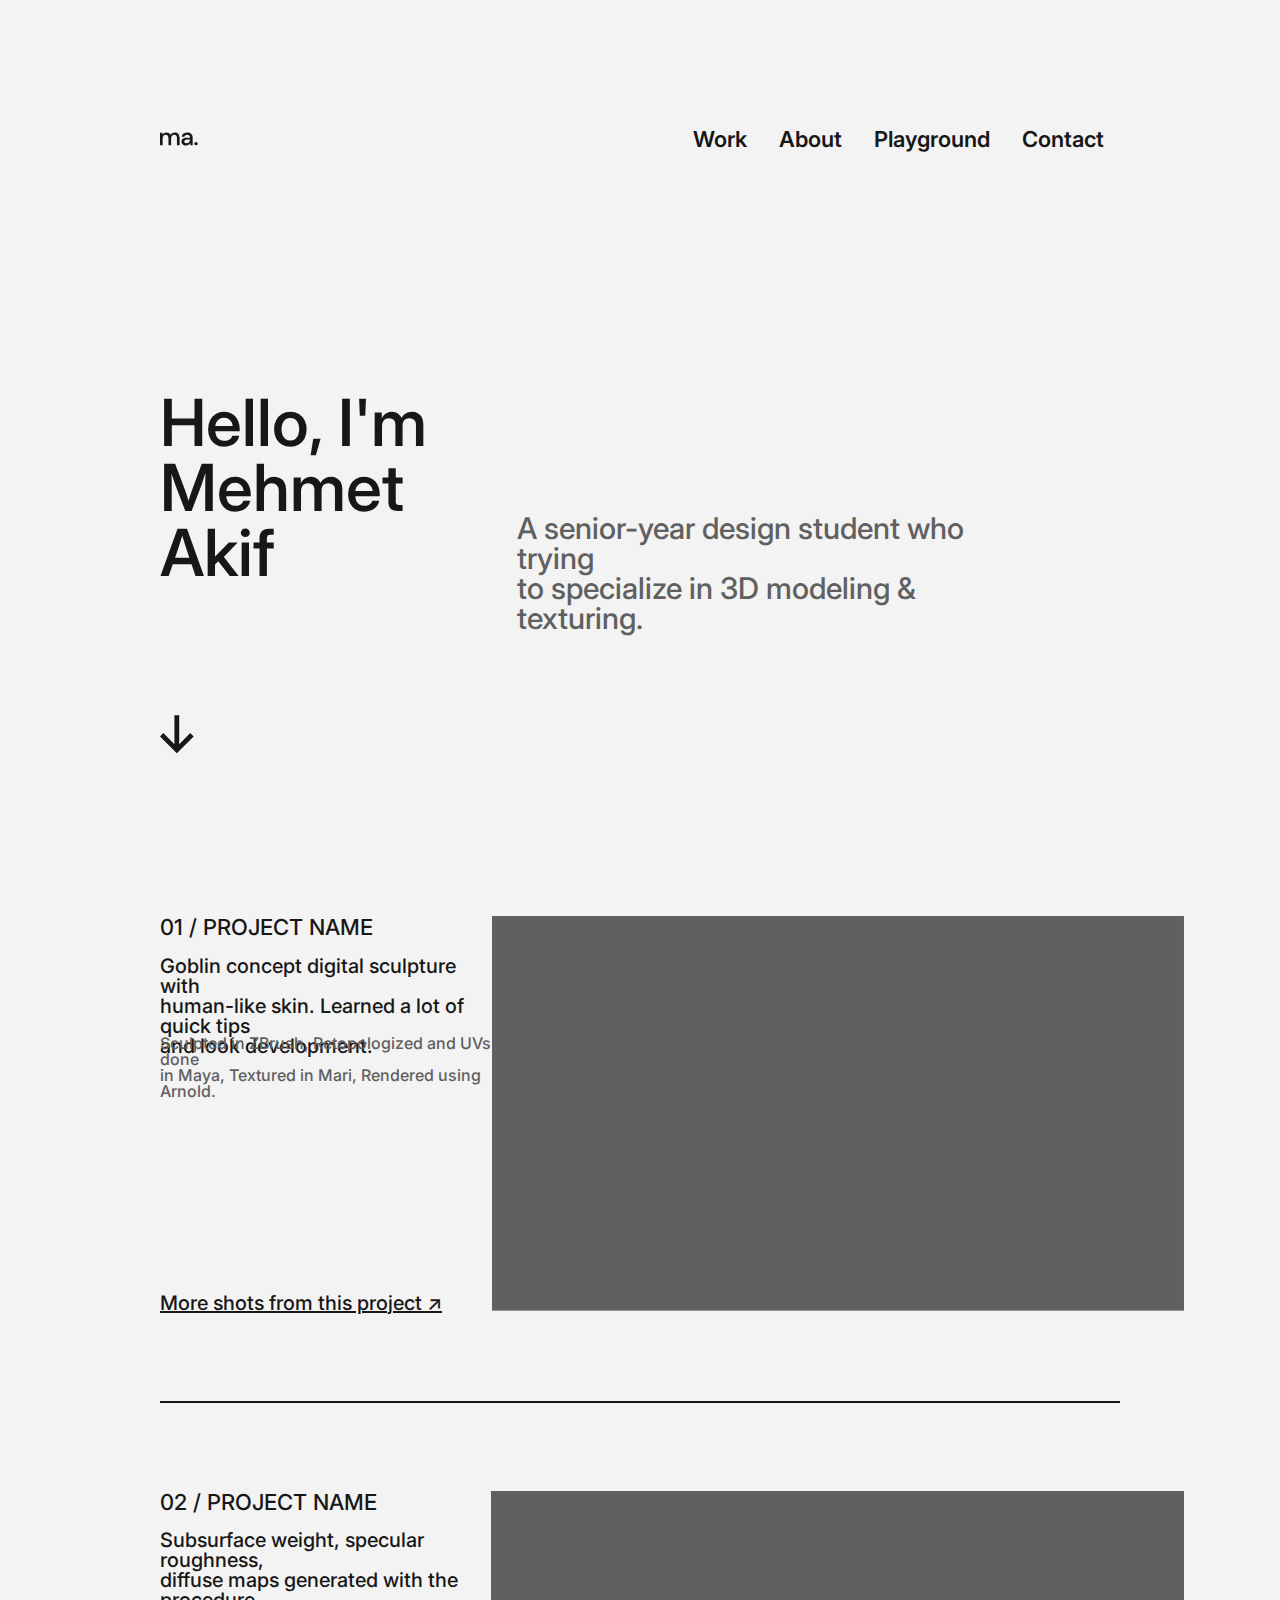
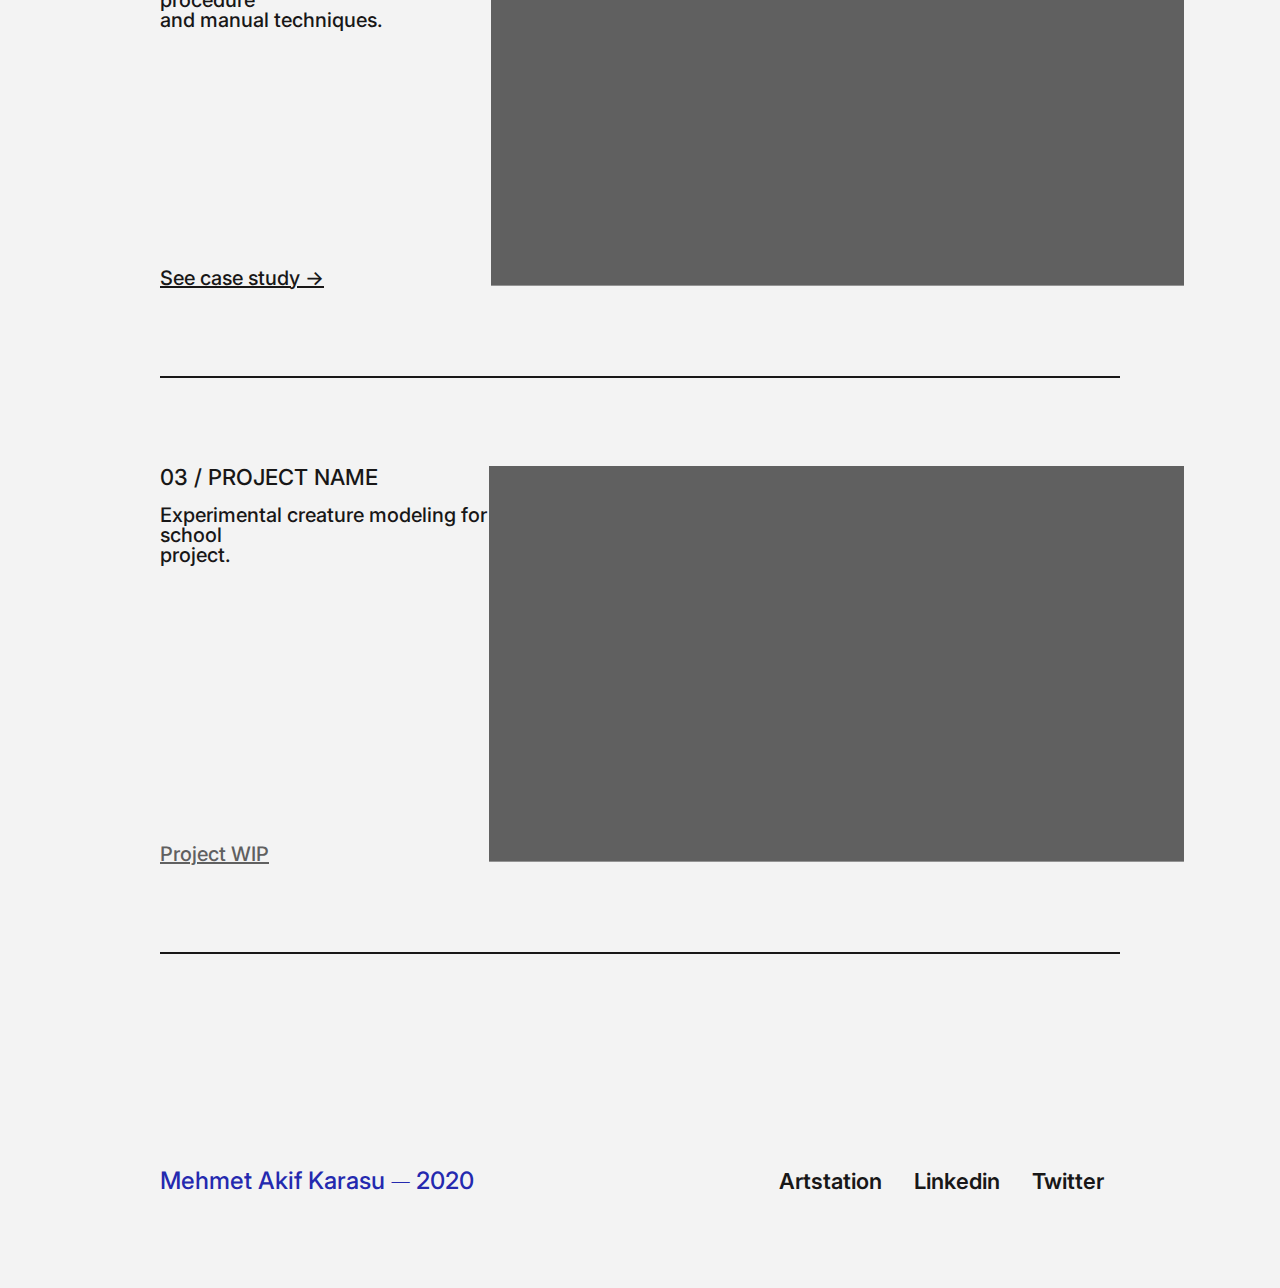
<file: index.html>
<!DOCTYPE html>
<html lang="pt-br">

<head>

    <meta charset="UTF-8">
    <meta name="viewport" content="width=device-width, initial-scale=1.0">

    <link rel="stylesheet" href="./styles/styles.css">

    <link rel="preconnect" href="https://fonts.googleapis.com">
    <link rel="preconnect" href="https://fonts.gstatic.com" crossorigin>
    <link href="https://fonts.googleapis.com/css2?family=Inter:wght@100..900&display=swap" rel="stylesheet">

    <title>Work</title>

</head>

<body>

    <header class="header">

        <img src="./assets/site-logo.svg" alt="Logo do site" class="header__logo">

        <ul class="header__options">
            <li class="options__item"><a href="index.html" class="options__link">Work</a></li>
            <li class="options__item"><a href="about.html" class="options__link">About</a></li>
            <li class="options__item"><a href="#" class="options__link">Playground</a></li>
            <li class="options__item"><a href="#" class="options__link">Contact</a></li>
        </ul>

    </header>

    <main class="main">

        <section class="headline">

            <div class="headline__container">
                <h1 class="headline__title">Hello, I'm <br> Mehmet Akif</h1>
                <img src="./assets/arrow.svg" alt="Seta para baixo" class="healine__arrow">
            </div>

            <h2 class="headline__description">A senior-year design student who trying <br> to specialize in 3D modeling & texturing.</h2>

        </section>

        <section class="project">

            <div class="project__description">
                <h2 class="project__name">01 / PROJECT NAME</h2>
                <p class="project__text">Goblin concept digital sculpture with <br> human-like skin. Learned a lot of quick tips <br> and look development.</p>
                <p class="project__text__description">Sculpted in ZBrush, Retopologized and UVs done <br> in Maya, Textured in Mari, Rendered using Arnold.</p>
                <a href="#" class="project__link">More shots from this project ↗</a>
            </div>
            <div class="project__image">
                <img src="./assets/thumbnail.svg" alt="Thumbnail do projeto" class="project__photo"> 
            </div>

        </section>

        <hr class="section__divider">

        <section class="project">

            <div class="project__description">
                <h2 class="project__name">02 / PROJECT NAME</h2>
                <p class="project__text">Subsurface weight, specular roughness, <br> diffuse maps generated with the procedure <br> and manual techniques.</p>
                <a href="#" class="project__link">See case study →</a>
            </div>
            <div class="project__image">
                <img src="./assets/thumbnail.svg" alt="Thumbnail do projeto" class="project__photo"> 
            </div>

        </section>

        <hr class="section__divider">

        <section class="project">

            <div class="project__description">
                <h2 class="project__name">03 / PROJECT NAME</h2>
                <p class="project__text">Experimental creature modeling for school <br> project.</p>
                <a href="#" class="project__link grey">Project WIP</a>
            </div>
            <div class="project__image">
                <img src="./assets/thumbnail.svg" alt="Thumbnail do projeto" class="project__photo"> 
            </div>

        </section>

        <hr class="section__divider">

    </main>

    <footer class="footer">
        
        <h2 class="footer__title">Mehmet Akif Karasu ⏤ 2020</h2>

        <ul class="footer__options">
            <li class="options__item"><a href="#" class="options__link">Artstation</a></li>
            <li class="options__item"><a href="#" class="options__link">Linkedin</a></li>
            <li class="options__item"><a href="#" class="options__link">Twitter</a></li>
        </ul>

    </footer>

</body>

</html>
</file>
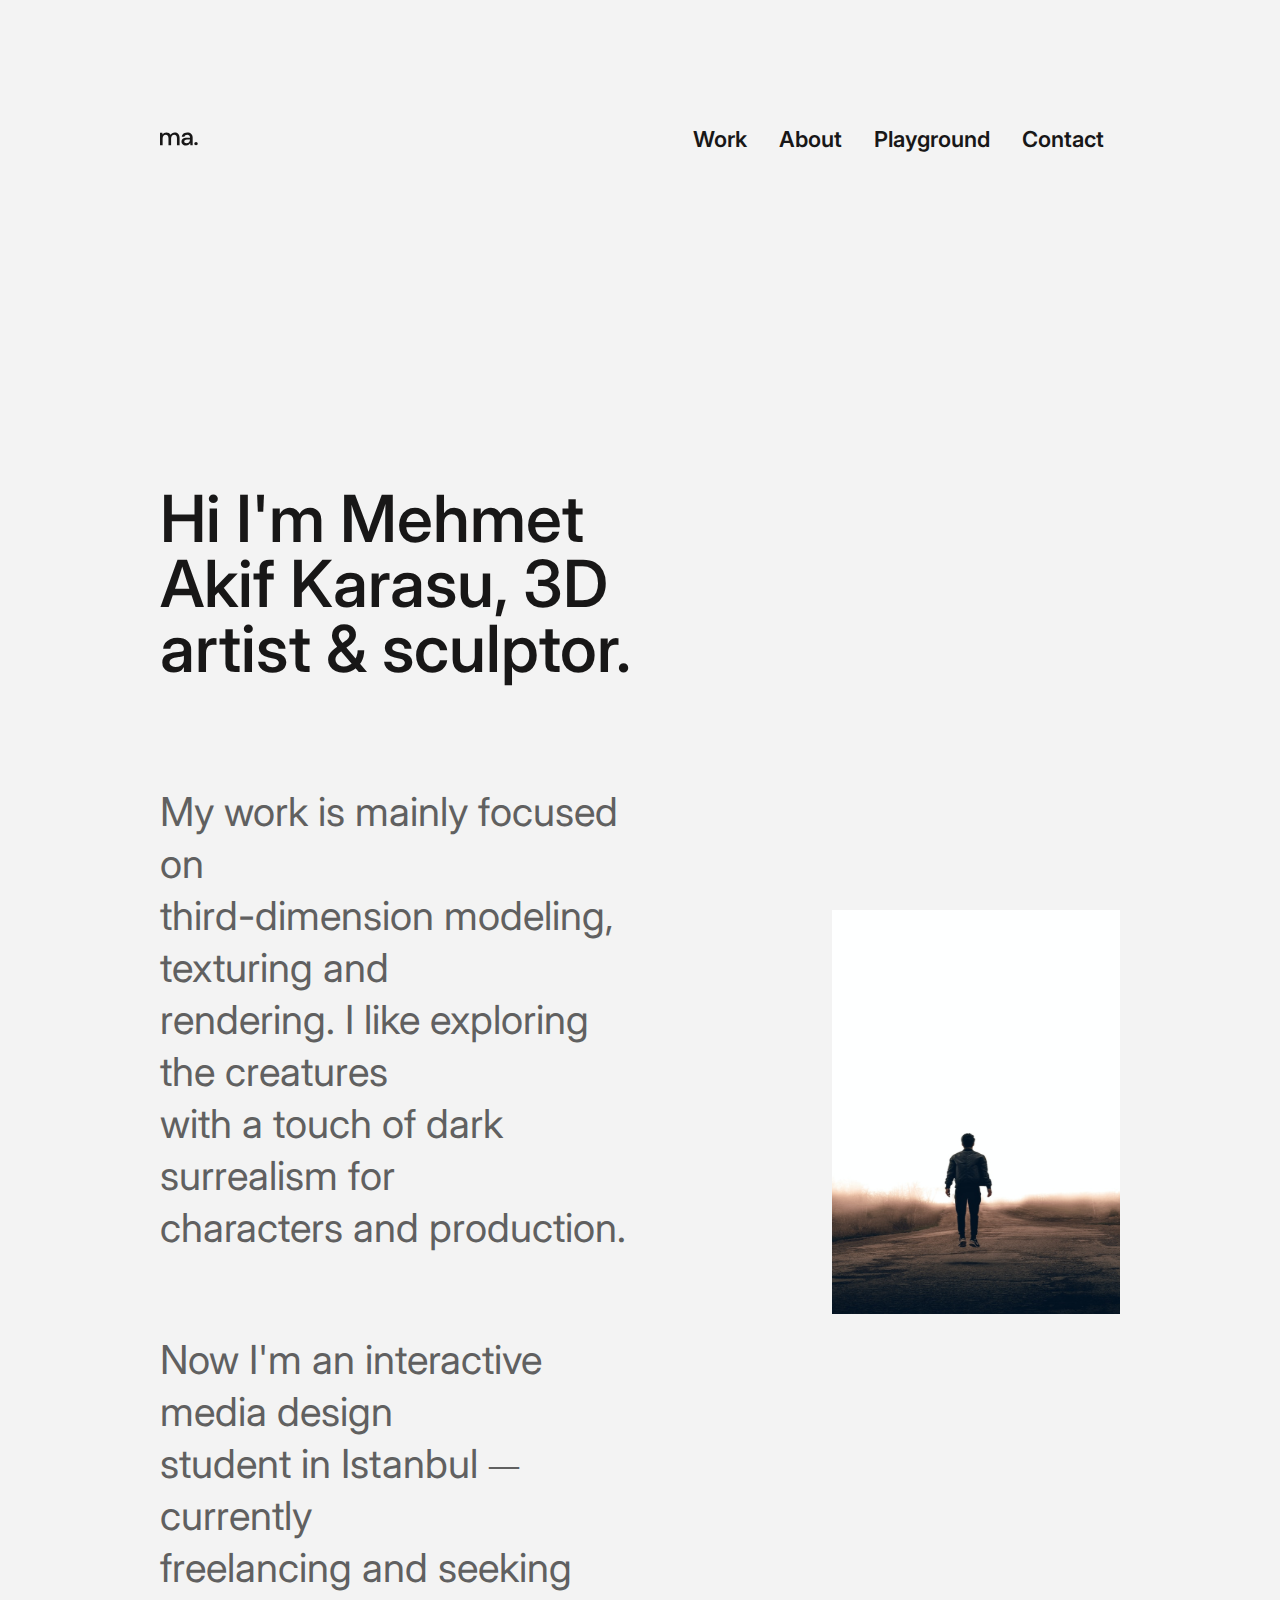
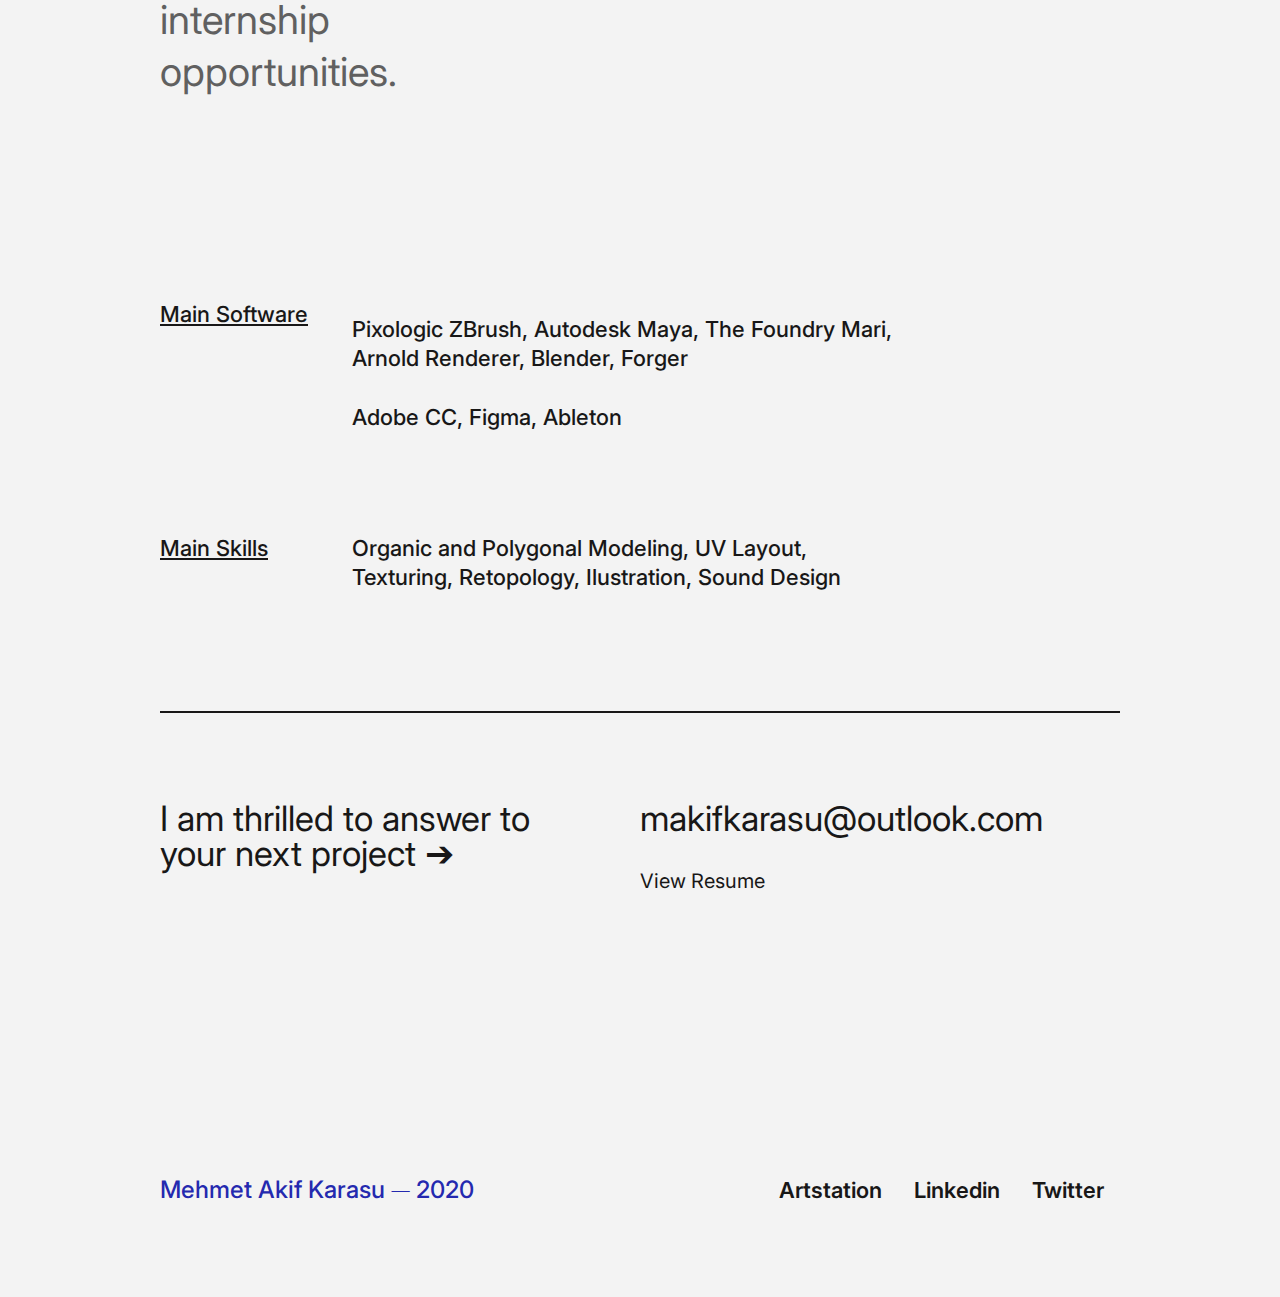
<file: about.html>
<!DOCTYPE html>
<html lang="en">

<head>

    <meta charset="UTF-8">
    <meta name="viewport" content="width=device-width, initial-scale=1.0">

    <link rel="stylesheet" href="./styles/styles.css">

    <link rel="preconnect" href="https://fonts.googleapis.com">
    <link rel="preconnect" href="https://fonts.gstatic.com" crossorigin>
    <link href="https://fonts.googleapis.com/css2?family=Inter:wght@100..900&display=swap" rel="stylesheet">

    <title>About</title>

</head>

<body>

    <header class="header">

        <img src="./assets/site-logo.svg" alt="Logo do site" class="header__logo">

        <ul class="header__options">
            <li class="options__item"><a href="index.html" class="options__link">Work</a></li>
            <li class="options__item"><a href="about.html" class="options__link">About</a></li>
            <li class="options__item"><a href="#" class="options__link">Playground</a></li>
            <li class="options__item"><a href="#" class="options__link">Contact</a></li>
        </ul>

    </header>

    <main class="about__main">

        <section class="about__headline">
            <div class="about__description">
                <h1 class="about__title">Hi I'm Mehmet <br> Akif Karasu, 3D <br> artist & sculptor.</h1>
                <p class="about__text">My work is mainly focused on <br> third-dimension modeling, texturing and <br>
                    rendering. I like exploring the creatures <br> with a touch of dark surrealism for <br> characters
                    and
                    production.</p>
                <p class="about__text">Now I'm an interactive media design <br> student in Istanbul ⏤ currently <br>
                    freelancing and seeking internship <br> opportunities.</p>
            </div>

            <div class="about__image">
                <img src="./assets/profile-photo.svg" alt="Foto perfil do Sobre Mim" class="about__photo">
            </div>
        </section>

        <section class="about__abilities">

            <div class="abilities__software">
                <h2 class="abilities__title">Main Software</h2>
                <div class="software">
                    <p class="software__item">Pixologic ZBrush, Autodesk Maya, The Foundry Mari, <br> Arnold Renderer, Blender, Forger</p>
                    <p class="software__item">Adobe CC, Figma, Ableton</p>
                </div>
            </div>

            <div class="abilities__skills">
                <h2 class="abilities__title">Main Skills</h2>
                <div class="skills">
                    <p class="skills__item">Organic and Polygonal Modeling, UV Layout, <br> Texturing, Retopology, Ilustration, Sound Design</p>
                </div>
            </div>

        </section>

        <hr class="section__divider">

        <section class="about__contact">

            <h2 class="contact__title">I am thrilled to answer to <br> your next project ➔</h2>
            <div class="contact__links">
                <a href="#" class="link__email">makifkarasu@outlook.com</a>
                <a href="#" class="link__resume">View Resume</a>
            </div>

        </section>

    </main>

    <footer class="footer">

        <h2 class="footer__title">Mehmet Akif Karasu ⏤ 2020</h2>

        <ul class="footer__options">
            <li class="options__item"><a href="#" class="options__link">Artstation</a></li>
            <li class="options__item"><a href="#" class="options__link">Linkedin</a></li>
            <li class="options__item"><a href="#" class="options__link">Twitter</a></li>
        </ul>

    </footer>

</body>

</html>
</file>
<file: styles/styles.css>
@import url(./reset.css);
@import url(./header.css);
@import url(./headline.css);
@import url(./project.css);
@import url(./footer.css);
@import url(./about.css);

:root {

    --preto: #181717;
    --cinza: #6d6d6d;
    --cinza2: #606060;
    --cinza3: #9a9a9a;
    --branco: #f3f3f3;
    --azul: #2429AF;

    --fonte-principal: "Inter";

}

body {

    font-family: var(--fonte-principal);
    font-size: 16px;
    font-weight: 400;
    background-color: var(--branco);
    color: var(--preto);

}

.header,
.main,
.about__main {
    padding: 7em 10em;
}

.footer {
    padding: 5em 10em;
}
</file>
